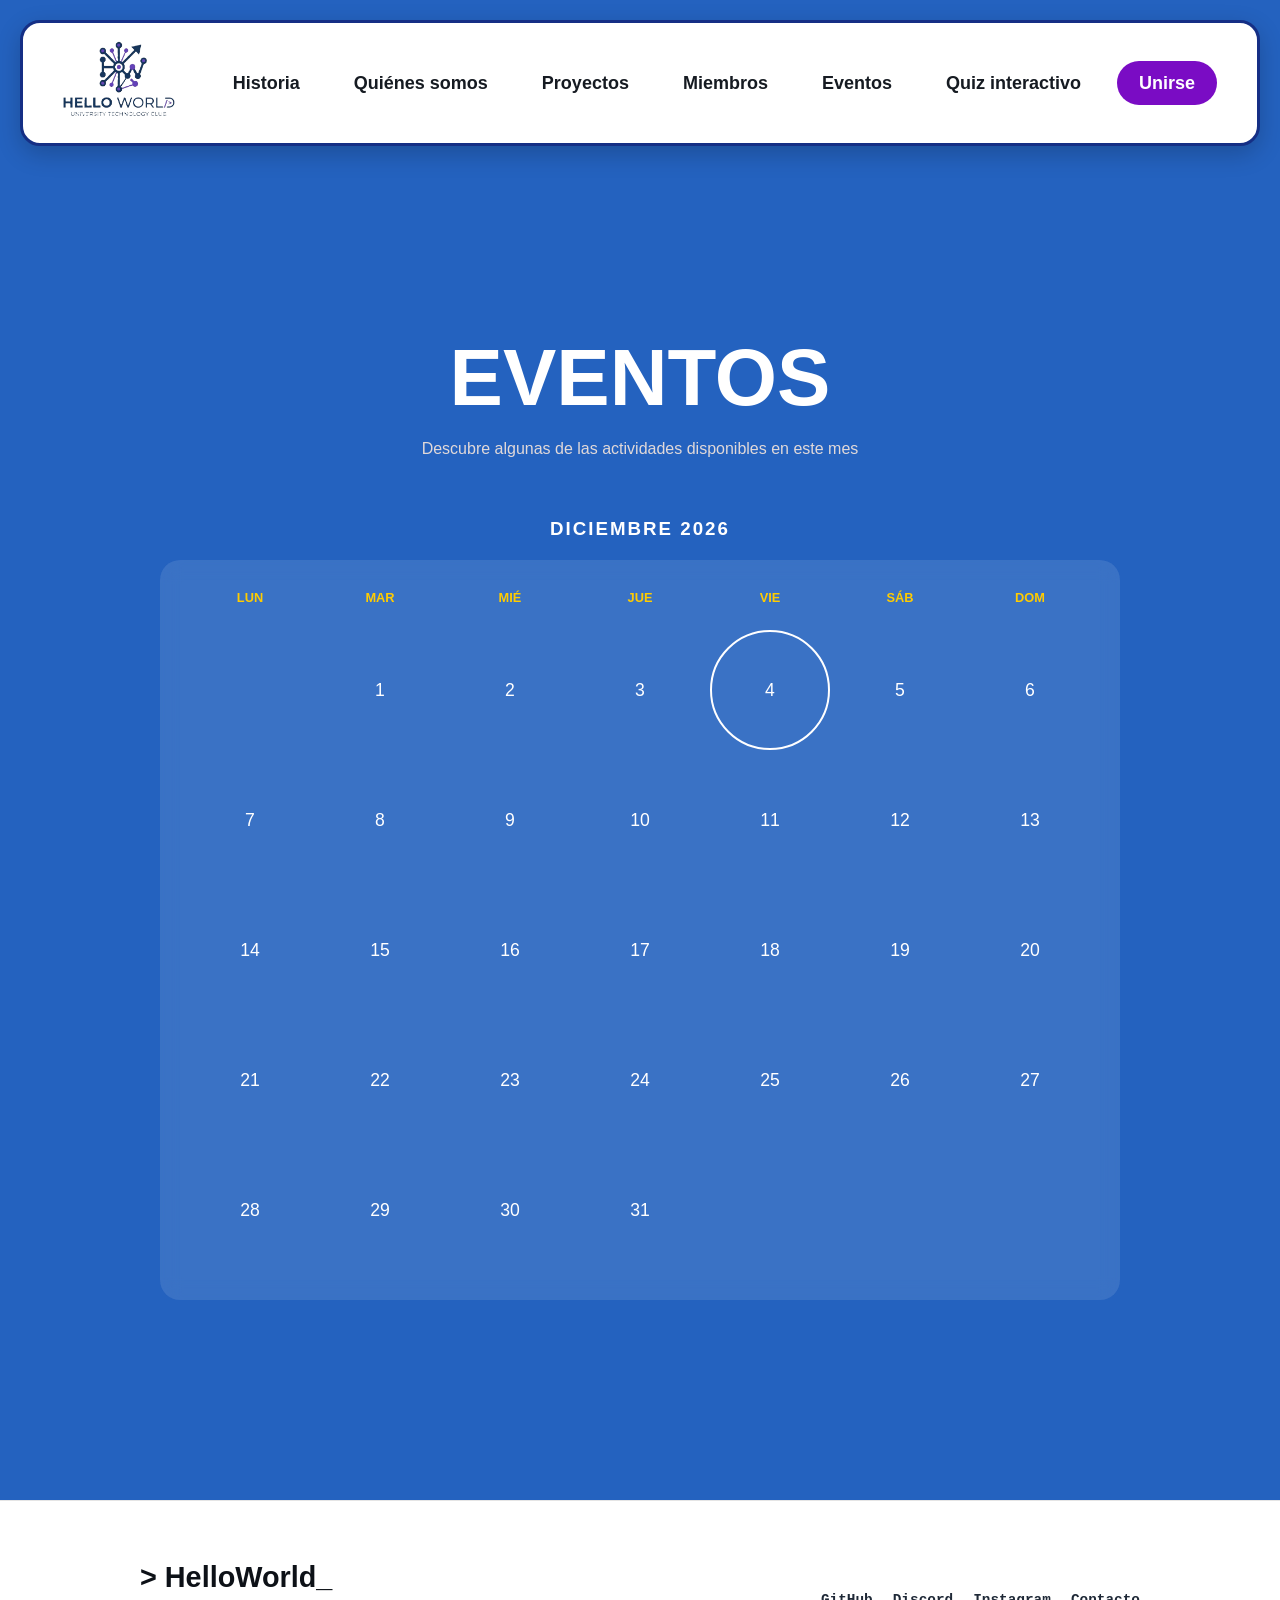
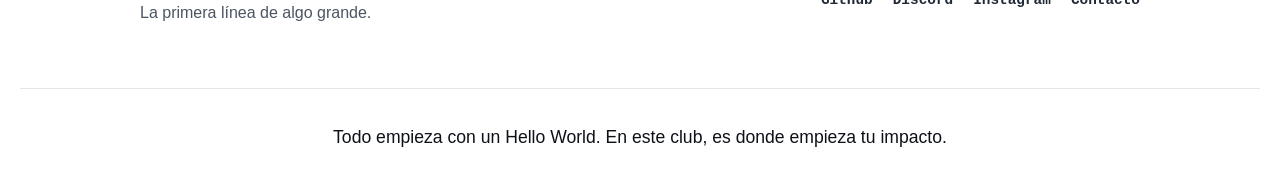
<file: EVENTOS.html>
<!DOCTYPE html>
<html lang="es">
<head>
    <meta charset="UTF-8">
    <meta name="viewport" content="width=device-width, initial-scale=1.0">
    <title>EVENTOS | HelloWorld</title>
    <link rel="stylesheet" href="styles.css">
    <style>
        :root { --primary: #2462bf; --accent: #ffcc00; --dark: #0d2c5e; }
        
        /* Ajustes específicos para la sección de calendario */
        body { margin: 0; font-family: 'Segoe UI', sans-serif; background-color: var(--primary); color: white; }
        
        #seccion-eventos { padding: 100px 20px 60px; text-align: center; }
        .impact-title { font-family: 'Impact', sans-serif; font-size: clamp(3rem, 10vw, 5rem); margin-bottom: 10px; }

        .calendar-card {
            max-width: 900px; margin: 0 auto 40px; background: rgba(255,255,255,0.1);
            padding: 30px; border-radius: 20px; backdrop-filter: blur(10px);
        }

        .calendar-grid { display: grid; grid-template-columns: repeat(7, 1fr); gap: 10px; }
        .day-name { color: var(--accent); font-weight: bold; padding-bottom: 15px; text-transform: uppercase; font-size: 0.8rem; }
        
        .day { 
            aspect-ratio: 1/1; display: flex; align-items: center; justify-content: center; 
            border-radius: 50%; transition: 0.3s; font-size: 1.1rem; position: relative;
        }

        .today { border: 2px solid white; }
        .has-event { background: var(--accent); color: var(--dark); font-weight: bold; cursor: pointer; }
        .has-event:hover { transform: scale(1.1); background: white; }

        .event-info-grid {
            max-width: 900px; margin: 0 auto; display: grid; 
            grid-template-columns: repeat(auto-fit, minmax(280px, 1fr)); gap: 20px;
        }
        .event-card {
            background: white; color: #333; padding: 20px; border-radius: 15px;
            text-align: left; border-left: 6px solid var(--accent);
        }
    </style>
</head>
<body>

    <nav class="navbar">
        <a href="index.html" class="logo">
            <img src="Multimedia/About/logoHW.png" alt="HelloWorld Logo">
        </a>
        <input type="checkbox" id="menu-toggle">
        <label for="menu-toggle" class="menu-icon">☰</label>
        <ul class="nav-links">
            <li><a href="historia.html">Historia</a></li>
            <li><a href="about.html">Quiénes somos</a></li>
            <li><a href="projects.html">Proyectos</a></li>
            <li><a href="Miembros.html">Miembros</a></li>
            <li><a href="EVENTOS.html">Eventos</a></li>
            <li><a href="QUIZ.html">Quiz interactivo</a></li>
            <li class="join"><a href="Registro.html">Unirse</a></li>
        </ul>
    </nav>

    <section id="seccion-eventos">
        <h2 class="impact-title">EVENTOS</h2>
        <p style="margin-bottom: 60px; color: #e1d9d9;">Descubre algunas de las actividades disponibles en este mes</p>
        <h3 id="month-name" style="text-transform: uppercase; letter-spacing: 2px; margin-bottom: 20px;"></h3>

        <div class="calendar-card">
            <div class="calendar-grid" id="calendar-mesh">
                <div class="day-name">Lun</div><div class="day-name">Mar</div><div class="day-name">Mié</div>
                <div class="day-name">Jue</div><div class="day-name">Vie</div><div class="day-name">Sáb</div><div class="day-name">Dom</div>
            </div>
        </div>

        <div class="event-info-grid" id="event-list"></div>
    </section>

    <footer class="site-footer">
        <div class="footer-container">
            <div class="footer-brand">
                <h2 class="mono-text">> HelloWorld_</h2>
                <p class="tagline">La primera línea de algo grande.</p>
            </div>
            
            <div class="footer-links">
                <a href="https://github.com/HelloWorldClub" target="_blank" class="social-link">GitHub</a>
                <a href="#" class="social-link">Discord</a>
                <a href="#" class="social-link">Instagram</a>
                <a href="mailto:contacto@helloworld.com" class="social-link">Contacto</a>
            </div>
        </div>
        
        <div class="footer-bottom">
            <p class="final-phrase">Todo empieza con un <span class="highlight">Hello World</span>. En este club, es donde empieza tu impacto.</p>
        </div>
    </footer>

    <script>
        // Lógica de Renderizado del Calendario
        const eventsData = [
            { day: 10, month: 2, title: "Workshop de React", desc: "Aprende bases de desarrollo moderno.", type: "WORKSHOP" },
            { day: 25, month: 2, title: "Hackathon Interno", desc: "12 horas de competencia y pizza.", type: "COMPETENCIA" },
            { day: 15, month: 3, title: "Demo Day", desc: "Presentación de proyectos finales.", type: "NETWORKING" }
        ];

        function renderCalendar() {
            const now = new Date();
            const year = now.getFullYear();
            const month = now.getMonth();
            const monthNames = ["Enero", "Febrero", "Marzo", "Abril", "Mayo", "Junio", "Julio", "Agosto", "Septiembre", "Octubre", "Noviembre", "Diciembre"];
            
            document.getElementById('month-name').innerText = `${monthNames[month]} ${year}`;

            const firstDay = new Date(year, month, 1).getDay();
            const daysInMonth = new Date(year, month + 1, 0).getDate();
            const calendarMesh = document.getElementById('calendar-mesh');
            const eventList = document.getElementById('event-list');

            let startingIndex = firstDay === 0 ? 6 : firstDay - 1;

            for (let i = 0; i < startingIndex; i++) {
                const emptyDiv = document.createElement('div');
                calendarMesh.appendChild(emptyDiv);
            }

            for (let d = 1; d <= daysInMonth; d++) {
                const dayDiv = document.createElement('div');
                dayDiv.classList.add('day');
                dayDiv.innerText = d;

                if (d === now.getDate()) dayDiv.classList.add('today');

                const event = eventsData.find(e => e.day === d && e.month === month);
                if (event) {
                    dayDiv.classList.add('has-event');
                    const card = document.createElement('div');
                    card.className = 'event-card';
                    card.innerHTML = `
                        <small style="color:var(--primary); font-weight:bold">${event.type}</small>
                        <h4 style="margin:10px 0 5px">${event.title}</h4>
                        <p style="margin:0; font-size:0.9rem">${event.desc}</p>
                        <p style="font-size:0.8rem; margin-top:10px"><strong>Día:</strong> ${d} de ${monthNames[month]}</p>
                    `;
                    eventList.appendChild(card);
                }
                calendarMesh.appendChild(dayDiv);
            }
        }

        renderCalendar();
    </script>
</body>
</html>
</file>
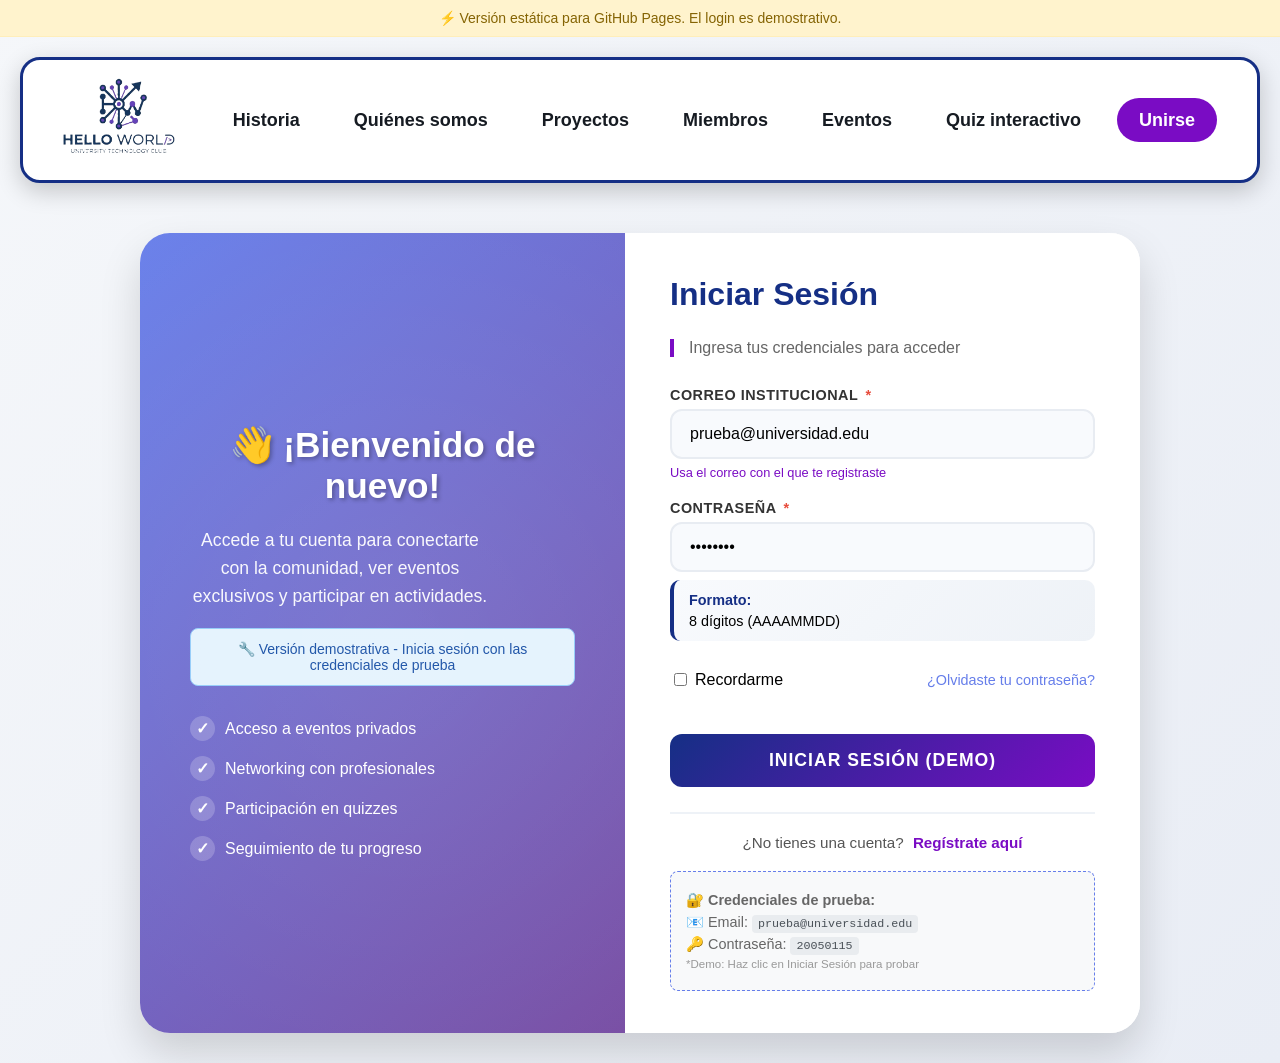
<file: login.html>
<!DOCTYPE html>
<html lang="es">
<head>
<meta charset="UTF-8">
<meta name="viewport" content="width=device-width, initial-scale=1.0">
<title>Iniciar Sesión - HelloWorld</title>
<link rel="stylesheet" href="styles.css">
<link rel="stylesheet" href="styleRegistro.css">
<style>
    /* Aviso de GitHub Pages */
    .github-notice {
        background: #fff3cd;
        color: #856404;
        padding: 10px;
        text-align: center;
        border-bottom: 1px solid #ffeeba;
        font-size: 14px;
    }
    .github-notice a {
        color: #533f03;
        font-weight: bold;
    }
    
    /* Mensaje de demo */
    .demo-message {
        background: #e3f2fd;
        color: #0d47a1;
        padding: 12px;
        border-radius: 8px;
        margin: 15px 0;
        font-size: 14px;
        text-align: center;
        border: 1px solid #90caf9;
    }
    
    /* Mantener los estilos originales del login */
    .left-panel-login {
        background: linear-gradient(135deg, #667eea 0%, #764ba2 100%);
    }

    .welcome-message {
        text-align: center;
        padding: 20px;
    }

    .feature-list {
        list-style: none;
        padding: 0;
        margin-top: 30px;
    }

    .feature-list li {
        margin: 15px 0;
        display: flex;
        align-items: center;
        gap: 10px;
    }

    .feature-list li:before {
        content: "✓";
        background: rgba(255,255,255,0.2);
        width: 25px;
        height: 25px;
        border-radius: 50%;
        display: inline-flex;
        align-items: center;
        justify-content: center;
        font-weight: bold;
    }

    .forgot-password {
        text-align: right;
        margin: 10px 0;
    }

    .forgot-password a {
        color: #667eea;
        text-decoration: none;
        font-size: 0.9em;
    }

    .demo-credentials {
        margin-top: 20px;
        padding: 15px;
        background: #f8f9fa;
        border-radius: 8px;
        font-size: 0.9em;
        border: 1px dashed #667eea;
    }

    .demo-credentials p {
        margin: 5px 0;
        color: #666;
    }

    .demo-credentials code {
        background: #e9ecef;
        padding: 2px 6px;
        border-radius: 4px;
        color: #495057;
    }
</style>
</head>
<body>
    <!-- Aviso de GitHub Pages -->
    <div class="github-notice">
        ⚡ Versión estática para GitHub Pages. El login es demostrativo.
    </div>

    <!-- Navbar igual a la original pero con enlaces a versiones estáticas -->
    <nav class="navbar">
        <a href="index.html" class="logo">
            <img src="Multimedia/About/logoHW.png" alt="HelloWorld Logo">
        </a>
        <input type="checkbox" id="menu-toggle">
        <label for="menu-toggle" class="menu-icon">☰</label>
        <ul class="nav-links">
            <li><a href="historia.html">Historia</a></li>
            <li><a href="about.html">Quiénes somos</a></li>
            <li><a href="projects.html">Proyectos</a></li>
            <li><a href="Miembros.html">Miembros</a></li>
            <li><a href="EVENTOS.html">Eventos</a></li>
            <li><a href="QUIZ.html">Quiz interactivo</a></li>
            <li class="join"><a href="Registro.html">Unirse</a></li>
        </ul>
    </nav>

    <!-- Contenido principal -->
    <div class="main-content">
        <div class="register-card">
            <!-- Lado izquierdo: Información visual -->
            <div class="left-panel left-panel-login">
                <div class="welcome-message">
                    <h3>👋 ¡Bienvenido de nuevo!</h3>
                    <p>Accede a tu cuenta para conectarte con la comunidad, ver eventos exclusivos y participar en actividades.</p>
                    
                    <!-- Mensaje de demo dentro del panel izquierdo -->
                    <div class="demo-message">
                        🔧 Versión demostrativa - Inicia sesión con las credenciales de prueba
                    </div>
                    
                    <ul class="feature-list">
                        <li>Acceso a eventos privados</li>
                        <li>Networking con profesionales</li>
                        <li>Participación en quizzes</li>
                        <li>Seguimiento de tu progreso</li>
                    </ul>
                </div>
            </div>

            <!-- Lado derecho: Formulario de login -->
            <div class="right-panel">
                <h2>Iniciar Sesión</h2>
                <p class="subtitle">Ingresa tus credenciales para acceder</p>

                <!-- Formulario demo - no envía datos -->
                <form onsubmit="event.preventDefault(); loginDemo();" id="loginForm">
                    <!-- Campo: Correo institucional -->
                    <div class="form-group">
                        <label for="email">Correo institucional <span class="required">*</span></label>
                        <input type="email" id="email" name="email" placeholder="ejemplo@universidad.edu" required value="prueba@universidad.edu">
                        <span class="helper-text">Usa el correo con el que te registraste</span>
                    </div>

                    <!-- Campo: Contraseña -->
                    <div class="form-group">
                        <label for="password">Contraseña <span class="required">*</span></label>
                        <input type="password" id="password" name="password" placeholder="Tu contraseña" required value="20050115">
                        <div class="password-info">
                            <strong>Formato:</strong> 8 dígitos (AAAAMMDD)
                        </div>
                    </div>

                    <!-- Opción "Recordarme" -->
                    <div style="display: flex; justify-content: space-between; align-items: center; margin: 15px 0;">
                        <label style="display: flex; align-items: center; gap: 5px;">
                            <input type="checkbox" name="recordar" value="1"> Recordarme
                        </label>
                        <div class="forgot-password">
                            <a href="#" onclick="alert('Demo: En la versión completa, aquí recuperarías tu contraseña'); return false;">¿Olvidaste tu contraseña?</a>
                        </div>
                    </div>

                    <!-- Botón de inicio de sesión -->
                    <button type="submit" class="btn-submit">Iniciar Sesión (Demo)</button>
                </form>

                <!-- Enlace a registro -->
                <div class="login-redirect">
                    ¿No tienes una cuenta?
                    <a href="Registro.html">Regístrate aquí</a>
                </div>

                <!-- Credenciales de demostración -->
                <div class="demo-credentials">
                    <p><strong>🔐 Credenciales de prueba:</strong></p>
                    <p>📧 Email: <code>prueba@universidad.edu</code></p>
                    <p>🔑 Contraseña: <code>20050115</code></p>
                    <p style="font-size: 0.8em; color: #999;">*Demo: Haz clic en Iniciar Sesión para probar</p>
                </div>
            </div>
        </div>
    </div>

    <script>
        // Función demo para simular login
        function loginDemo() {
            const email = document.getElementById('email').value;
            const password = document.getElementById('password').value;
            
            // Validaciones igual a las originales
            if (!email || !password) {
                alert('❌ Por favor, completa todos los campos.');
                return;
            }

            if (!email.includes('@') || email.split('@')[1].length < 3) {
                alert('❌ Por favor, ingresa un correo electrónico válido.');
                return;
            }

            if (password.length !== 8 || !/^\d+$/.test(password)) {
                alert('❌ La contraseña debe tener exactamente 8 dígitos numéricos.');
                return;
            }

            // Demo: Verificar credenciales de ejemplo
            if (email === 'prueba@universidad.edu' && password === '20050115') {
                alert('✅ ¡Demo exitoso! En la versión con PHP, serías redirigido a Miembros.php');
                // En la versión real: window.location.href = 'Miembros.php';
            } else {
                alert('❌ Credenciales incorrectas. Prueba con: prueba@universidad.edu / 20050115');
            }
        }

        // También mantener la validación del submit
        document.getElementById('loginForm').addEventListener('submit', function(e) {
            e.preventDefault();
            loginDemo();
        });
    </script>
</body>
</html>
</file>
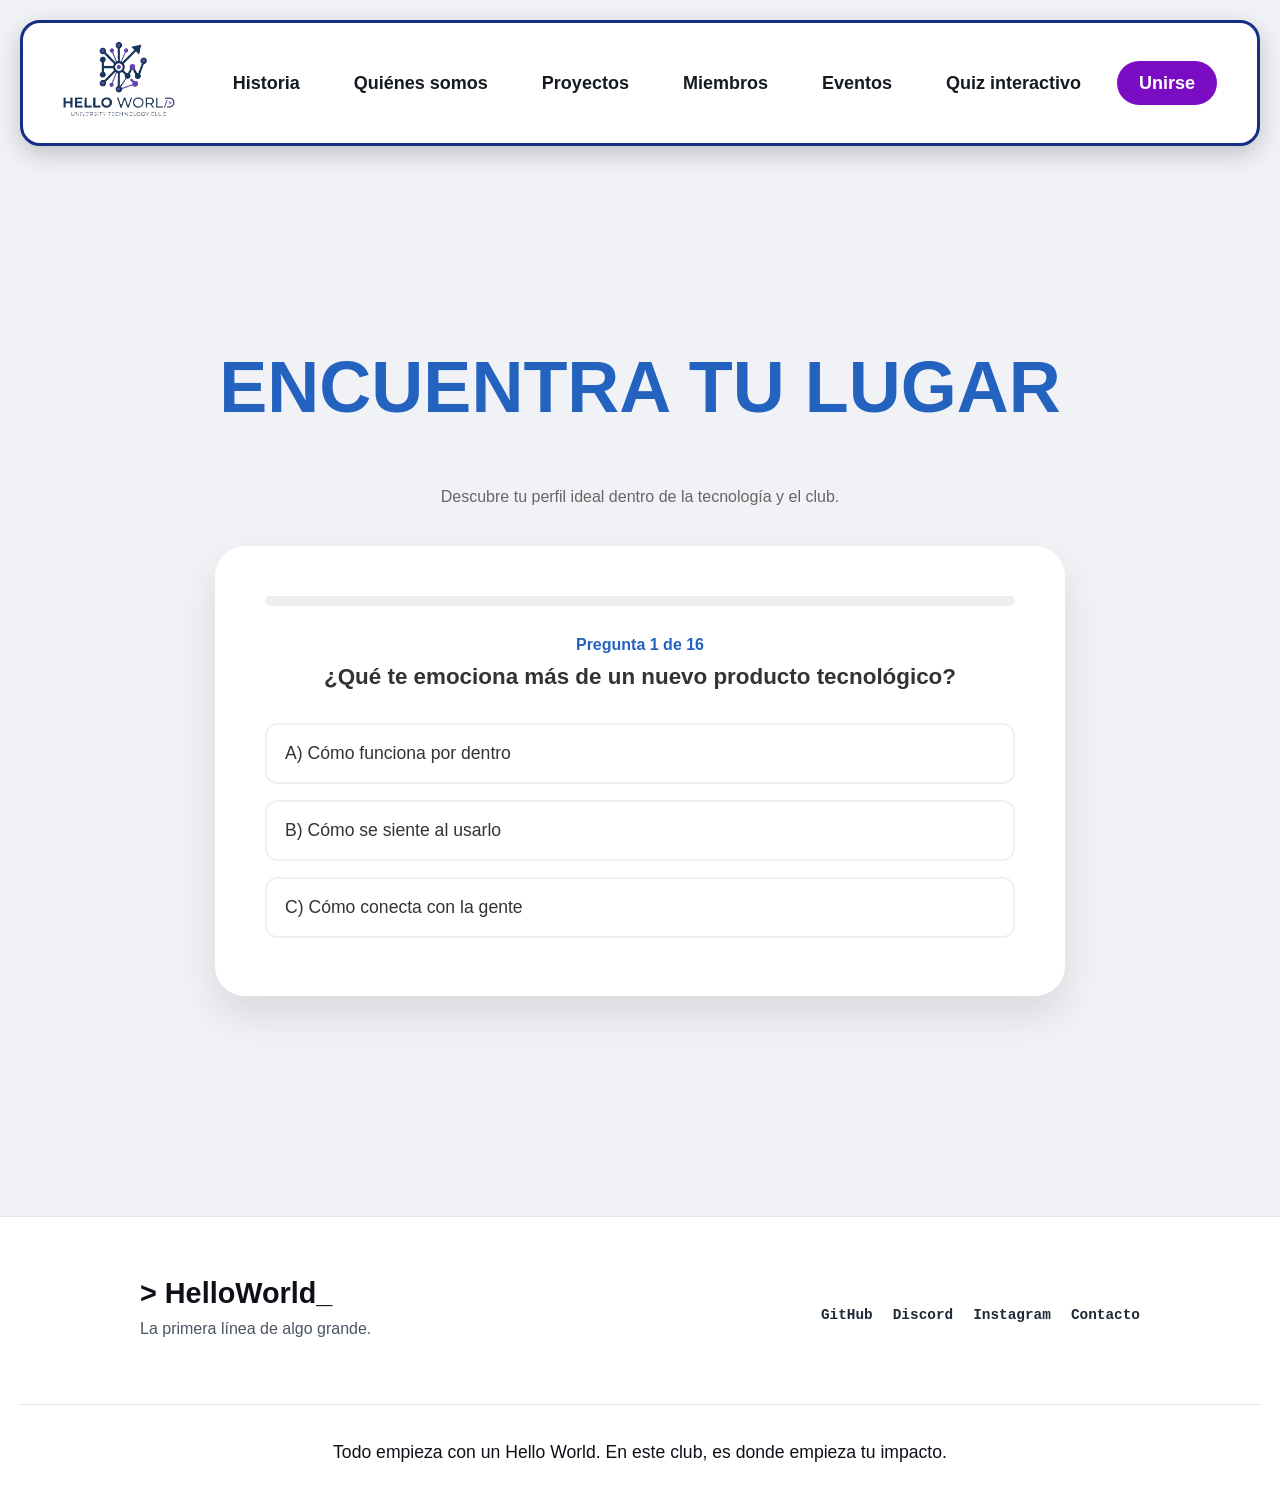
<file: QUIZ.html>
<!DOCTYPE html>
<html lang="es">
<head>
    <meta charset="UTF-8">
    <meta name="viewport" content="width=device-width, initial-scale=1.0">
    <title>Quiz Interactivo | HelloWorld</title>
    <link rel="stylesheet" href="styles.css">
    <style>
        /* Estilos específicos para el funcionamiento del Quiz */
        body { margin: 0; font-family: 'Segoe UI', sans-serif; background-color: #f0f2f5; }
        
        #quiz-section { padding: 120px 20px 80px; text-align: center; min-height: 80vh; }
        .impact-title { font-family: 'Impact', sans-serif; font-size: clamp(3rem, 10vw, 4.5rem); color: #2462bf; text-transform: uppercase; }

        .quiz-card { 
            max-width: 750px; margin: 40px auto; background: white; padding: 50px; 
            border-radius: 30px; box-shadow: 0 20px 40px rgba(0,0,0,0.1); 
        }

        .progress-bar { height: 10px; background: #eee; border-radius: 5px; margin-bottom: 30px; overflow: hidden; }
        #progress-fill { height: 100%; background: #2462bf; width: 0%; transition: 0.3s; }

        .option-btn {
            width: 100%; padding: 18px; margin: 8px 0; border: 2px solid #eef0f3;
            border-radius: 12px; background: white; cursor: pointer; text-align: left;
            font-size: 1.1rem; transition: 0.2s; color: #333;
        }
        .option-btn:hover { background: #2462bf; color: white; transform: translateX(10px); }

        #quiz-result { display: none; }
        .res-profile { font-size: 2.2rem; color: #2462bf; margin-bottom: 10px; font-weight: bold; }
        .res-desc { font-style: italic; border-left: 5px solid #2462bf; padding: 15px; background: #f9f9f9; text-align: left; margin: 20px 0; color: #555; }
        
        .btn-cta { 
            background: #0d2c5e; color: white; border: none; padding: 18px 45px; 
            font-size: 1.2rem; border-radius: 8px; cursor: pointer; font-weight: bold;
            transition: transform 0.2s;
        }
        .btn-cta:hover { transform: scale(1.05); }
    </style>
</head>
<body>

    <nav class="navbar">
        <a href="index.html" class="logo">
            <img src="Multimedia/About/logoHW.png" alt="HelloWorld Logo">
        </a>
        <input type="checkbox" id="menu-toggle">
        <label for="menu-toggle" class="menu-icon">☰</label>
        <ul class="nav-links">
            <li><a href="historia.html">Historia</a></li>
            <li><a href="about.html">Quiénes somos</a></li>
            <li><a href="projects.html">Proyectos</a></li>
            <li><a href="Miembros.html">Miembros</a></li>
            <li><a href="EVENTOS.html">Eventos</a></li>
            <li><a href="QUIZ.html">Quiz interactivo</a></li>
            <li class="join"><a href="Registro.html">Unirse</a></li>
        </ul>
    </nav>

    <section id="quiz-section">
        <h2 class="impact-title">ENCUENTRA TU LUGAR</h2>
        <p style="color: #666; margin-top: 10px;">Descubre tu perfil ideal dentro de la tecnología y el club.</p>

        <div class="quiz-card">
            <div id="quiz-ui">
                <div class="progress-bar"><div id="progress-fill"></div></div>
                <p id="q-number" style="font-weight: bold; color: #2462bf; margin-bottom: 10px;"></p>
                <div id="q-text" style="font-size: 1.4rem; font-weight: bold; margin-bottom: 25px; color: #333;"></div>
                <div id="options-box"></div>
            </div>

            <div id="quiz-result">
                <h3 id="res-profile" class="res-profile"></h3>
                <div id="res-desc" class="res-desc"></div>
                <p style="margin-bottom: 25px;"><strong>HelloWorld tiene un lugar para ti.</strong></p>
                <button class="btn-cta" onclick="window.location.href='Registro.html'">ÚNETE AL CLUB</button>
            </div>
        </div>
    </section>

    <footer class="site-footer">
        <div class="footer-container">
            <div class="footer-brand">
                <h2 class="mono-text">> HelloWorld_</h2>
                <p class="tagline">La primera línea de algo grande.</p>
            </div>
            
            <div class="footer-links">
                <a href="https://github.com/HelloWorldClub" target="_blank" class="social-link">GitHub</a>
                <a href="#" class="social-link">Discord</a>
                <a href="#" class="social-link">Instagram</a>
                <a href="mailto:contacto@helloworld.com" class="social-link">Contacto</a>
            </div>
        </div>
        
        <div class="footer-bottom">
            <p class="final-phrase">Todo empieza con un <span class="highlight">Hello World</span>. En este club, es donde empieza tu impacto.</p>
        </div>
    </footer>

    <script>
        // Configuración de las 16 preguntas multidisciplinarias
        const questions = [
            { q: "¿Qué te emociona más de un nuevo producto tecnológico?", a: "Cómo funciona por dentro", b: "Cómo se siente al usarlo", c: "Cómo conecta con la gente" },
            { q: "En un equipo de trabajo, ¿qué rol prefieres?", a: "Construir la solución técnica", b: "Diseñar la interfaz", c: "Comunicar y presentar la idea" },
            { q: "¿Cuál es tu plataforma favorita para explorar?", a: "GitHub o Foros técnicos", b: "Behance o Instagram", c: "LinkedIn o TikTok" },
            { q: "Si una app falla, ¿qué es lo primero que notas?", a: "Bugs en el código", b: "Navegación confusa", c: "Mensaje de error poco claro" },
            { q: "¿Qué herramienta te gustaría dominar?", a: "Lenguajes de programación", b: "Software de diseño/3D", c: "Estrategias de marketing" },
            { q: "¿Cómo resuelves un problema?", a: "Análisis lógico", b: "Dibujando prototipos", c: "Debatiendo con el equipo" },
            { q: "Al visitar una web, ¿qué valoras más?", a: "Rapidez y eficiencia", b: "Atractivo visual", c: "Contenido persuasivo" },
            { q: "¿Qué tipo de contenido prefieres crear?", a: "Documentación o scripts", b: "Gráficos o animaciones", c: "Artículos o guiones" },
            { q: "¿Área tech favorita?", a: "IA y Backend", b: "Frontend y VR", c: "Social Media y PR" },
            { q: "¿Proyecto soñado?", a: "Crear un motor de búsqueda", b: "Diseñar una UX inmersiva", c: "Dirigir la comunicación tech" },
            { q: "¿Qué prefieres optimizar?", a: "Rendimiento del sistema", b: "Estética del usuario", c: "Alcance del mensaje" },
            { q: "En un Hackathon, destacarías...", a: "Escribiendo código", b: "Diseñando mockups", c: "Haciendo el pitch final" },
            { q: "¿Cómo te actualizas?", a: "Documentación técnica", b: "Tendencias de diseño", c: "Podcasts de industria" },
            { q: "En un evento del club, tú...", a: "Configuras el streaming", b: "Creas la identidad visual", c: "Coordinas la difusión" },
            { q: "¿Qué es para ti la tecnología?", a: "Herramienta de resolución", b: "Lienzo creativo", c: "Medio de conexión" },
            { q: "¿Tu mayor superpoder?", a: "Lógica pura", b: "Creatividad visual", c: "Persuasión y empatía" }
        ];

        let currentQ = 0;
        let points = { a: 0, b: 0, c: 0 };

        function loadQuiz() {
            if (currentQ < questions.length) {
                const data = questions[currentQ];
                document.getElementById('q-number').innerText = `Pregunta ${currentQ + 1} de 16`;
                document.getElementById('q-text').innerText = data.q;
                document.getElementById('progress-fill').style.width = `${((currentQ) / questions.length) * 100}%`;
                document.getElementById('options-box').innerHTML = `
                    <button class="option-btn" onclick="answer('a')">A) ${data.a}</button>
                    <button class="option-btn" onclick="answer('b')">B) ${data.b}</button>
                    <button class="option-btn" onclick="answer('c')">C) ${data.c}</button>`;
            } else { showRes(); }
        }

        function answer(val) { points[val]++; currentQ++; loadQuiz(); }

        function showRes() {
            document.getElementById('quiz-ui').style.display = 'none';
            document.getElementById('quiz-result').style.display = 'block';
            document.getElementById('progress-fill').style.width = '100%';
            let p = "", d = "";
            
            // Lógica de cálculo de resultados
            if (points.a >= points.b && points.a >= points.c) { 
                p = "Product Builder"; 
                d = "Eres el motor técnico. Te apasiona la lógica, el funcionamiento interno y construir soluciones robustas desde el código."; 
            }
            else if (points.b >= points.a && points.b >= points.c) { 
                p = "Experience Designer"; 
                d = "Eres el alma creativa. Tu enfoque está en la estética, la usabilidad y en crear experiencias que enamoren al usuario."; 
            }
            else { 
                p = "Tech Evangelist"; 
                d = "Eres el puente entre la innovación y las personas. Tienes el don de comunicar ideas complejas y conectar a la gente."; 
            }
            
            document.getElementById('res-profile').innerText = `¡Eres un ${p}!`;
            document.getElementById('res-desc').innerText = d;
        }

        loadQuiz();
    </script>
</body>
</html>
</file>
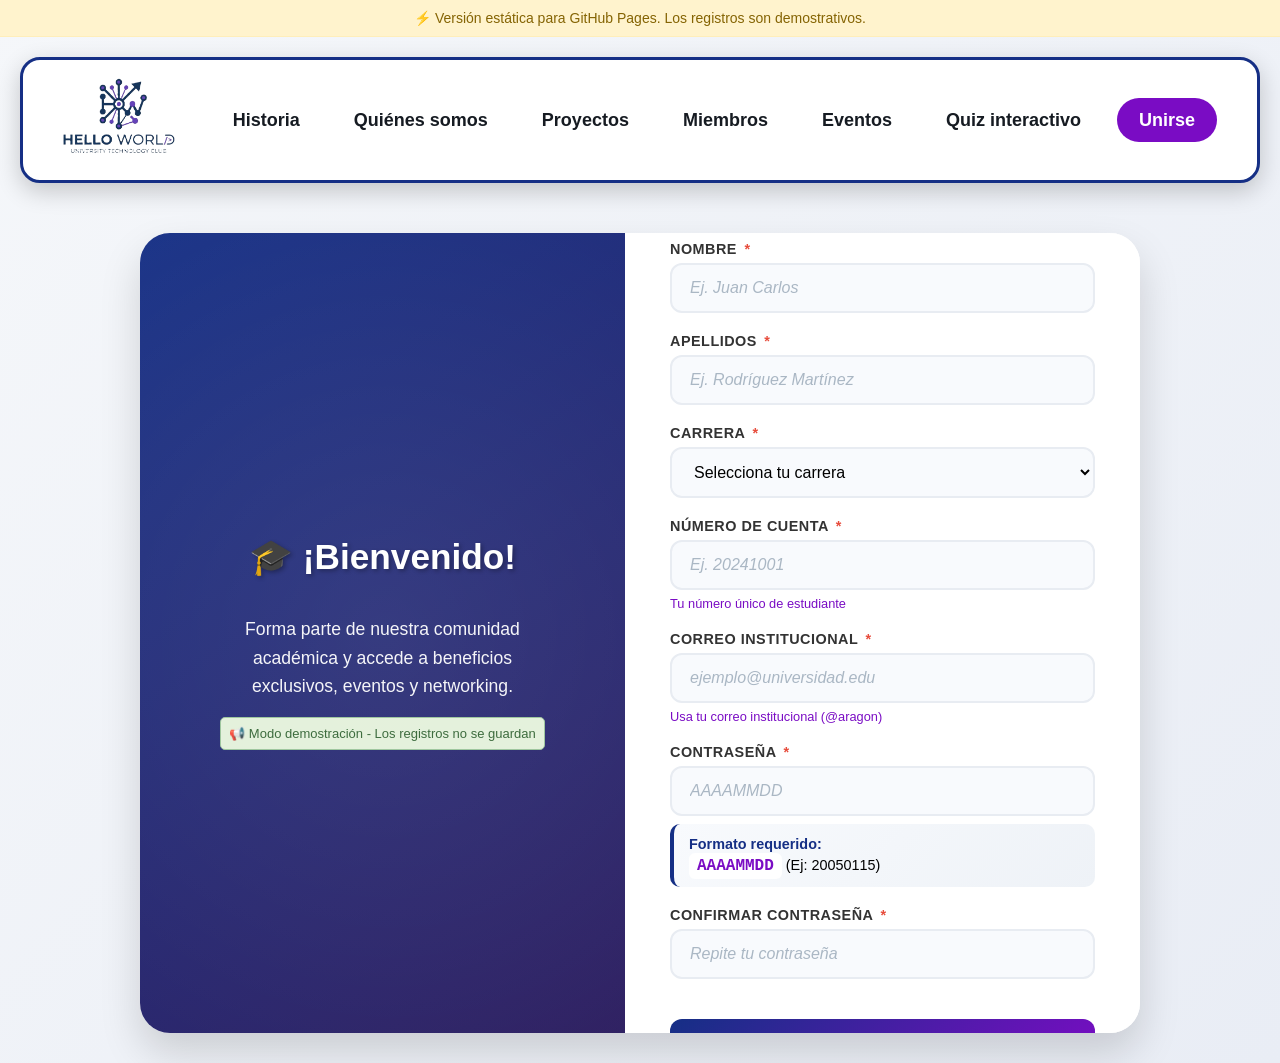
<file: Registro.html>
<!DOCTYPE html>
<html lang="es">
<head>
<meta charset="UTF-8">
<meta name="viewport" content="width=device-width, initial-scale=1.0">
<title>Registro - HelloWorld</title>
<link rel="stylesheet" href="styles.css">
<link rel="stylesheet" href="styleRegistro.css">
<style>
    .github-notice {
        background: #fff3cd;
        color: #856404;
        padding: 10px;
        text-align: center;
        border-bottom: 1px solid #ffeeba;
        font-size: 14px;
    }
    .github-notice a {
        color: #533f03;
        font-weight: bold;
    }
    .demo-mode {
        background: #e2f0d9;
        color: #2c5f2d;
        padding: 8px;
        border-radius: 5px;
        margin-bottom: 15px;
        font-size: 13px;
        text-align: center;
        border: 1px solid #97c297;
    }
</style>
</head>
<body>
    <!-- Aviso de GitHub Pages -->
    <div class="github-notice">
        ⚡ Versión estática para GitHub Pages. Los registros son demostrativos.
    </div>

    <!-- Navbar -->
    <nav class="navbar">
        <a href="index.html" class="logo">
            <img src="Multimedia/About/logoHW.png" alt="HelloWorld Logo">
        </a>
        <input type="checkbox" id="menu-toggle">
        <label for="menu-toggle" class="menu-icon">☰</label>
        <ul class="nav-links">
            <li><a href="historia.html">Historia</a></li>
            <li><a href="about.html">Quiénes somos</a></li>
            <li><a href="projects.html">Proyectos</a></li>
            <li><a href="Miembros.html">Miembros</a></li>
            <li><a href="EVENTOS.html">Eventos</a></li>
            <li><a href="QUIZ.html">Quiz interactivo</a></li>
            <li class="join"><a href="Registro.html">Unirse</a></li>
        </ul>
    </nav>

    <div class="main-content">
        <div class="register-card">
            <div class="left-panel">
                <h3>🎓 ¡Bienvenido!</h3>
                <p>Forma parte de nuestra comunidad académica y accede a beneficios exclusivos, eventos y networking.</p>
                <div class="demo-mode">
                    📢 Modo demostración - Los registros no se guardan
                </div>
            </div>

            <div class="right-panel">
                <h2>Crear cuenta</h2>
                <p class="subtitle">Completa el formulario para registrarte</p>

                <form onsubmit="event.preventDefault(); alert('🎉 ¡Gracias por interesarte en unirte! En esta versión estática de GitHub Pages no se procesan registros. Para probar la funcionalidad completa, descarga el proyecto y ejecútalo con XAMPP.');">
                    <!-- Campo: Nombre -->
                    <div class="form-group">
                        <label for="nombre">Nombre <span class="required">*</span></label>
                        <input type="text" id="nombre" name="nombre" placeholder="Ej. Juan Carlos" required>
                    </div>

                    <!-- Campo: Apellidos -->
                    <div class="form-group">
                        <label for="apellidos">Apellidos <span class="required">*</span></label>
                        <input type="text" id="apellidos" name="apellidos" placeholder="Ej. Rodríguez Martínez" required>
                    </div>

                    <!-- Campo: Carrera -->
                    <div class="form-group">
                        <label for="carrera">Carrera <span class="required">*</span></label>
                        <select id="carrera" name="carrera" required>
                            <option value="" disabled selected>Selecciona tu carrera</option>
                            <option value="ingenieria_en_Computación">Ingeniería en Computación</option>
                            <option value="ingenieria_industrial">Ingeniería Industrial</option>
                            <option value="ingenieria_Civil">Ingeniería Civil</option>
                            <option value="ingenieria_Electrica_Electronica">Ingeniería Eléctrica y Electrónica</option>
                            <option value="ingenieria_Mecanica">Ingeniería Mecánica</option>
                            <option value="diseño_Industrial">Diseño Industrial</option>
                            <option value="comunicación_y_Periodismo">Comunicación y Periodismo</option>
                            <option value="derecho">Derecho</option>
                            <option value="economia">Economía</option>
                            <option value="arquitectura">Arquitectura</option>
                            <option value="relaciones_Internacionales">Relaciones Internacionales</option>
                            <option value="sociologia">Sociología</option>
                            <option value="desarrollo_Agropecuario">Desarrollo Agropecuario</option>
                            <option value="pedagogia">Pedagogía</option>
                            <option value="otra">Otra</option>
                        </select>
                    </div>

                    <!-- Campo: Número de cuenta -->
                    <div class="form-group">
                        <label for="numero_cuenta">Número de cuenta <span class="required">*</span></label>
                        <input type="text" id="numero_cuenta" name="numero_cuenta" placeholder="Ej. 20241001" required>
                        <span class="helper-text">Tu número único de estudiante</span>
                    </div>

                    <!-- Campo: Correo institucional -->
                    <div class="form-group">
                        <label for="email">Correo institucional <span class="required">*</span></label>
                        <input type="email" id="email" name="email" placeholder="ejemplo@universidad.edu" required>
                        <span class="helper-text">Usa tu correo institucional (@aragon)</span>
                    </div>

                    <!-- Campo: Contraseña -->
                    <div class="form-group">
                        <label for="password">Contraseña <span class="required">*</span></label>
                        <input type="password" id="password" name="password" placeholder="AAAAMMDD" required pattern="[0-9]{8}" maxlength="8" autocomplete="off">
                        <div class="password-info">
                            <strong>Formato requerido:</strong>
                            <code>AAAAMMDD</code> (Ej: 20050115)
                        </div>
                    </div>

                    <!-- Campo: Confirmar contraseña -->
                    <div class="form-group">
                        <label for="confirm_password">Confirmar contraseña <span class="required">*</span></label>
                        <input type="password" id="confirm_password" name="confirm_password" placeholder="Repite tu contraseña" required pattern="[0-9]{8}" maxlength="8" autocomplete="off">
                    </div>

                    <!-- Botón de registro -->
                    <button type="submit" class="btn-submit">Registrarse (Demo)</button>
                </form>

                <!-- Enlace a login -->
                <div class="login-redirect">
                    ¿Ya tienes una cuenta?
                    <a href="login.html">Inicia sesión aquí</a>
                </div>
            </div>
        </div>
    </div>

    <script>
        document.getElementById('registroForm')?.addEventListener('submit', function(e) {
            e.preventDefault();
            const password = document.getElementById('password').value;
            const confirmPassword = document.getElementById('confirm_password').value;
            
            if (password !== confirmPassword) {
                alert('❌ Las contraseñas no coinciden.');
                return;
            }
            if (!/^[0-9]{8}$/.test(password)) {
                alert('❌ La contraseña debe tener 8 dígitos.');
                return;
            }
            alert('📢 Modo demostración: En un entorno local con XAMPP, este formulario guardaría tus datos en miembros.json');
        });
    </script>
</body>
</html>
</file>
<file: styles.css>
/* ================= GLOBAL ================= */

body{
  font-family: Arial, sans-serif;
  margin:0;
}


/* ================= NAVBAR ================= */

.navbar{
  position:sticky;
  top:10px;

  display:flex;
  justify-content:space-between;
  align-items:center;

  padding:18px 40px;
  margin:20px;

  background:white;
  border:3px solid #152f85;
  border-radius:20px;

  box-shadow:0 8px 25px rgba(0,0,0,0.2);
  backdrop-filter:blur(10px);

  z-index:1000;
}

.nav-links{
  display:flex;
  align-items:center;
  gap:18px;

  list-style:none;
}

.nav-links a{
  font-size:18px;
  font-weight:600;

  color:#161B22;
  text-decoration:none;

  padding:12px 18px;
  border-radius:50px;

  transition:all 0.3s ease;
  cursor:pointer;
}

.nav-links a:hover{
  background:#152f85;
  color:white;
  transform:translateY(-2px);
}

/* botón unirse */

.join a{
  background:#7a0cc4;
  color:white;
  padding:12px 22px;
  border-radius:50px;
}

.join a:hover{
  background:#e100ff;
  transform:scale(1.05);
}


/* ================= LOGO ================= */

.logo img{
  height:80px;
  width:auto;

  cursor:pointer;

  transition:transform 0.25s ease, filter 0.25s ease;
}

.logo img:hover{
  transform:scale(1.1);
  filter:brightness(1.1);
}

.logo img:active{
  transform:scale(0.96);
}

/* ================= HERO ================= */

.hero{
  height:90vh;

  display:flex;
  justify-content:center;
  align-items:center;

  text-align:center;

  background-size:cover;
  background-position:center;
  background-repeat:no-repeat;
  background-image: linear-gradient(rgba(1, 5, 35, 0.5), rgba(21, 1, 156, 0.5)),
      url("Multimedia/About/fondo_pag.png");
  
  
}

/* contenido central */

.hero-content{
  position:relative;
  background-image: 
    linear-gradient(rgba(0,0,0,0.5), rgba(0,0,0,0.5)),
    url("Multimedia/Projects/proyecto_principal.png");
  background-size:cover;
  background-position:center;

  padding:40px 60px;
  color: white;
  border-radius:20px;

  box-shadow:0 10px 30px rgba(0,0,0,0.2);

  max-width:500px;
}

.hero-btn{
  display:inline-block;
  margin-top:20px;

  background:#7a0cc4;
  color:white;

  padding:14px 30px;
  border-radius:50px;

  font-weight:bold;
  text-decoration:none;

  transition:all 0.3s ease;
}

.hero-btn:hover{
  background:#e100ff;
  transform:scale(1.08);
}
/* ================= ABOUT SECTION ================= */

.about{
  text-align:center;
  padding:80px 20px;

  background-image: url("/Multimedia/About/fondo_pag.png");
  background-size:cover;
  background-position:center;
  background-repeat:no-repeat;
  background-attachment:fixed;
}

.about-header{
  color:black;
}

.about-header h1{
  color:#152f85;
  font-size:70px;
}

.about-header p{
  font-size:22px;
}


/* layout principal */

.about-layout{
  display:grid;
  grid-template-columns:minmax(250px,400px) 1fr minmax(250px,400px);

  gap:40px;
  align-items:center;

  margin-top:80px;
}


/* ================= CARDS ================= */

.cards{
  display:flex;
  gap:30px;
  justify-content:center;
  flex-wrap:wrap;
}

.cards-triangle{
  display:grid;
  grid-template-columns:repeat(2,260px);
  justify-content:center;

  gap:40px;
  margin-top:60px;

  position:relative;
}

.card{
  background:linear-gradient(180deg,#152f85,#070629);

  width:320px;
  padding:30px;

  border-radius:16px;

  cursor:pointer;
  overflow:hidden;
  position:relative;

  transition:0.4s;

  animation:float 4s ease-in-out infinite;
}

@keyframes float{
  0%{transform:translateY(0px);}
  50%{transform:translateY(-8px);}
  100%{transform:translateY(0px);}
}

.card:hover{
  transform:scale(1.07);

  box-shadow:
  0 10px 30px rgb(153,0,255),
  0 0 15px rgb(58,0,92);
}

.card-header{
  text-align:center;
  color:white;
}

.short-text{
  opacity:0.8;
}

.card-expanded{
  max-height:0;
  opacity:0;

  color:white;

  transition:all 0.4s ease;
}

.card-expanded img{
  width:100%;
  border-radius:8px;
  margin:15px 0;
}

.card:hover .card-expanded{
  max-height:650px;
  opacity:1;
}

.card h2{
  font-size:22px;
  margin-bottom:10px;
}

.card p{
  font-size:15px;
  line-height:1.5;
}


/* posiciones del triángulo */

.aprender{
  grid-column:1 / span 2;
  justify-self:center;
}

.crear{
  justify-self:end;
}

.impactar{
  justify-self:start;
}


/* ================= PHOTO CAROUSEL ================= */

.photo-carousel{
  height:400px;
  width:400px;

  overflow:hidden;

  border-radius:10px;
  background-color:#070629;
}

.carousel-track{
  display:flex;
  flex-direction:column;
  gap:20px;

  animation:scrollVertical 30s linear infinite;
}

.photo-carousel img{
  width:100%;
  border-radius:10px;
  object-fit:cover;
}

/* rotaciones decorativas */

.photo-carousel img:nth-child(1){ transform:rotate(-2deg); }
.photo-carousel img:nth-child(2){ transform:rotate(2deg); }
.photo-carousel img:nth-child(3){ transform:rotate(-1deg); }
.photo-carousel img:nth-child(4){ transform:rotate(1deg); }
.photo-carousel img:nth-child(5){ transform:rotate(-2deg); }

@keyframes scrollVertical{

  0%{
    transform:translateY(0);
  }

  100%{
    transform:translateY(-100%);
  }

}

.photo-carousel:hover .carousel-track{
  animation-play-state:paused;
}


/* ================= SKILLS ================= */

.skills{
  display:flex;
  flex-direction:column;
  justify-content:center;

  margin-right:40px;
  height:100%;

  font-family:sans-serif;
}

.skills h3{
  margin-bottom:20px;

  font-size:24px;
  font-weight:700;
}

.skills ul{
  list-style:none;
  padding:0;
}

/* cajas */

.skills li{
  background:#c6e2fd;

  padding:22px 20px;
  margin-bottom:16px;

  border-radius:12px;
  border:2px solid #3B82F6;

  width:100%;

  text-align:center;

  font-size:18px;
  font-weight:700;

  color:#2563eb;

  cursor:pointer;
  transition:0.3s;
}

/* descripción oculta */

.skill-desc{
  display:block;

  font-size:14px;
  font-weight:400;

  margin-top:6px;

  opacity:0;
  max-height:0;

  color:#4b5563;

  transition:0.3s;
}

/* hover */

.skills li:hover{
  border-color:#a855f7;
  color:#9333ea;

  transform:translateX(6px);
}

.skills li:hover .skill-desc{
  opacity:1;
  max-height:40px;
}


/* ================= STATS ================= */

.stats{
  display:flex;
  justify-content:center;
  gap:60px;

  margin-top:60px;

  text-align:center;
  flex-wrap:wrap;
}

.stat h2{
  font-size:42px;
  color:#3B82F6;
  margin-bottom:5px;
}

.stat p{
  font-family:sans-serif;
  font-size:18px;
  opacity:0.8;
}


/* ================= MENU RESPONSIVE ================= */

#menu-toggle{
  display:none;
}

.menu-icon{
  display:none;
  font-size:30px;
  cursor:pointer;
  color:#152f85;
}


/* ================= RESPONSIVE NAVBAR ================= */

@media (max-width:768px){

  .menu-icon{
    display:block;
  }

  .navbar{
    flex-wrap:wrap;
    gap:10px;
  }

  .nav-links{
    position:absolute;
    top:100%;
    left:0;

    width:100%;
    background:white;

    flex-direction:column;
    align-items:center;

    max-height:0;
    overflow:hidden;

    transition:0.4s;

    border-radius:0 0 20px 20px;
    box-shadow:0 10px 20px rgba(0,0,0,0.15);
  }

  #menu-toggle:checked + .menu-icon + .nav-links{
    max-height:350px;
    padding:20px 0;
  }

}


/* ================= RESPONSIVE TABLET ================= */

@media (max-width:1024px){

  .about-layout{
    grid-template-columns:1fr;
    gap:60px;
    justify-items:center;
  }

  .skills{
    margin-right:0;
    width:80%;
  }

  .photo-carousel{
    width:320px;
    height:320px;
  }

  .cards-triangle{
    grid-template-columns:1fr 1fr;
  }

  .card{
    width:280px;
  }

}


/* ================= RESPONSIVE MOBILE ================= */

@media (max-width:768px){

  .about{
    padding:60px 20px;
    background-attachment:scroll;
  }

  .cards-triangle{
    grid-template-columns:1fr;
  }

  .card{
    width:90%;
    max-width:420px;
  }

  .photo-carousel{
    width:100%;
    max-width:320px;

    height:auto;

    overflow-x:auto;
    overflow-y:hidden;

    scroll-snap-type:x mandatory;
  }

  .carousel-track{
    flex-direction:row;
    animation:none;
    gap:15px;
  }

  .photo-carousel img{
    width:220px;
    flex-shrink:0;

    scroll-snap-align:center;
  }

  .skills{
    width:90%;
  }

  .stats{
    gap:30px;
  }

  .stat h2{
    font-size:34px;
  }
} 


/* ESTILOS DEL FOOTER   */

.site-footer {
  background: #FFFFFF; 
  border-top: 1px solid rgba(0, 0, 0, 0.1); 
  padding: 60px 20px 20px;
  margin-top: 100px;
  color: #0D1117; 
}

.footer-container {
  max-width: 1000px;
  margin: 0 auto;
  display: flex;
  justify-content: space-between;
  align-items: center;
  flex-wrap: wrap;
  gap: 30px;
}

.footer-brand h2 {
  margin: 0;
  font-size: 1.8rem;
  color: #0D1117; 
}

.tagline {
  color: #4B5563; 
  margin-top: 10px;
}

.footer-links {
  display: flex;
  gap: 20px;
}

.social-link {
  color: #1F2937; 
  text-decoration: none;
  font-family: 'JetBrains Mono', monospace;
  font-size: 0.9rem;
  transition: color 0.3s;
  font-weight: bold;
}

.social-link:hover {
  color: #3B82F6; 
}

.footer-bottom {
  text-align: center;
  margin-top: 50px;
  padding-top: 20px;
  border-top: 1px solid rgba(0, 0, 0, 0.1); 
}

.final-phrase {
  font-size: 1.1rem;
  font-weight: 500;
  color: #0D1117;
}

/* FACTOR WOW: EASTER EGG SCRIPT        */

#wow-easter-egg {
  position: fixed;
  top: 0;
  left: 0;
  width: 100vw;
  height: 100vh;
  background: rgba(13, 17, 23, 0.95);
  z-index: 9999;
  display: flex;
  justify-content: center;
  align-items: center;
  font-family: 'JetBrains Mono', 'Courier New', monospace;
  color: #00FF9C;
  backdrop-filter: blur(8px);
  animation: fadeInOverlay 0.3s ease-in-out;
}

.terminal-egg {
  background: #000000;
  border: 1px solid rgba(0, 255, 156, 0.3);
  padding: 40px;
  border-radius: 8px;
  box-shadow: 0 0 40px rgba(0, 255, 156, 0.15);
  max-width: 600px;
  width: 90%;
  text-align: left;
}

.terminal-egg p {
  font-size: 1.1rem;
  margin-bottom: 15px;
  line-height: 1.5;
}

.typewriter {
  overflow: hidden;
  border-right: .15em solid #00FF9C;
  white-space: nowrap;
  letter-spacing: .1em;
  animation: typing 1.5s steps(30, end), blink-caret .5s step-end infinite;
}

.fade-in-1 { animation: fadeInText 0.5s ease-in-out 1.5s both; }
.fade-in-2 { animation: fadeInText 0.5s ease-in-out 2.5s both; }
.fade-in-3 { animation: fadeInText 0.5s ease-in-out 3.5s both; }

.secret-cta {
  background: #00FF9C;
  color: #000;
  border: none;
  padding: 12px 20px;
  font-family: inherit;
  font-size: 1rem;
  font-weight: bold;
  cursor: pointer;
  transition: all 0.3s;
  margin-right: 15px;
}

.secret-cta.outline {
  background: transparent;
  color: #00FF9C;
  border: 1px solid #00FF9C;
}

.secret-cta:hover {
  transform: translateY(-2px);
  box-shadow: 0 5px 15px rgba(0, 255, 156, 0.3);
}

.secret-cta.outline:hover {
  background: rgba(0, 255, 156, 0.1);
}

@keyframes typing { from { width: 0 } to { width: 100% } }
@keyframes blink-caret { from, to { border-color: transparent } 50% { border-color: #00FF9C; } }
@keyframes fadeInOverlay { from { opacity: 0; } to { opacity: 1; } }
@keyframes fadeInText { from { opacity: 0; transform: translateY(10px); } to { opacity: 1; transform: translateY(0); } }

/* ================= Seccion PROJECTS================= */

/* ================= PROJECTS HERO ================= */

.projects-hero{

text-align:center;
padding:100px 20px;

background:linear-gradient(180deg,#152f85,#070629);
color:white;

}

.projects-hero h1{
font-size:60px;
margin-bottom:20px;
}

.projects-hero p{
font-size:20px;
max-width:700px;
margin:auto;
opacity:0.9;
}


/* ================= MAIN PROJECT ================= */

.main-project{
    background-image: 
    linear-gradient(rgba(0,0,0,0.5), rgba(0,0,0,0.5)),
    url("Multimedia/Projects/proyecto_principal.png");
    background-size: cover;
    background-position: center;
    background-repeat: no-repeat;
    text-align: center;
    padding:80px 60px;
    border-radius:40px;
    margin:40px;

}

.main-project h2{
  color:#152f85;
  font-size: 60px;
  -webkit-text-stroke: 2px white;
}

.main-project h3{
  color:#152f85;
  font-size: 30px;
}

.main-project p{
  font-size: 22px;

}

.main-project-card{

max-width:700px;
margin:auto;

background:rgba(255,255,255,0.85); 
padding:40px;

border-radius:14px;

border:2px solid #3B82F6;

}


/* ================= HACKATHONS ================= */

.hackathons{
  background:
    url("Multimedia/About/fondo_pag.png");

  padding:60px 40px;
  position:relative;

}
.hack-title{
  color: #3144f1;
  font-size: 35px;
  text-align: center;
}

.hack-desc{
  font-size: 12px;
  text-align: center;
  padding-left: 10px;
}
.hackathon-grid{

display:grid;
grid-template-columns:repeat(auto-fit,minmax(260px,1fr));

gap:30px;
margin-top:40px;

}
.hack-card{

background:white;

padding:25px;

border-radius:12px;

border:2px solid #3B82F6;

transition:0.3s;

}

.hack-card:hover{

transform:translateY(-6px);

box-shadow:0 10px 25px rgba(0,0,0,0.2);

background-color: #a855f7;
color: #f8fafc;

}

.hack-card span{

display:block;
margin-top:10px;

font-size:14px;
opacity:0.8;

}

.detalles h3{
  font-size: 12px;
  text-align: center;
}


/* ================= IDEAS ================= */

.project-ideas{

padding:80px 20px;
text-align:center;
background:
  url("Multimedia/About/fondo_pag.png");

}

.ideas-grid{

display:grid;

grid-template-columns:repeat(auto-fit,minmax(260px,1fr));

gap:30px;

margin-top:40px;

}

.idea-card{

background:white;

padding:25px;

border-radius:12px;

border:2px solid #7a0cc4;

transition:0.3s;

}

.idea-card:hover{

transform:scale(1.05);

box-shadow:0 10px 25px rgba(0,0,0,0.2);

}


/* ================= CTA ================= */

.projects-cta{

padding:100px 20px;

text-align:center;

background:linear-gradient(180deg,#070629,#152f85);
color:white;

}

.cta-btn{

display:inline-block;

margin-top:20px;

background:#7a0cc4;
color:white;

padding:14px 30px;

border-radius:50px;

text-decoration:none;

font-weight:600;

transition:0.3s;

}

.cta-btn:hover{

background:#e100ff;
transform:scale(1.05);

}
</file>
<file: styleRegistro.css>
* {
    box-sizing: border-box;
  }

  body {
    font-family: 'Segoe UI', Tahoma, Geneva, Verdana, sans-serif;
    margin: 0;
    background: linear-gradient(135deg, #f5f7fa 0%, #e9edf5 100%);
    min-height: 100vh;
  }

  /* Contenedor principal del formulario */
  .main-content {
    display: flex;
    justify-content: center;
    align-items: center;
    min-height: calc(100vh - 140px);
    padding: 20px;
  }

  /* Estilos del formulario*/
  .register-card {
    display: flex;
    background: white;
    width: 100%;
    max-width: 1000px;
    min-height: 700px;
    border-radius: 30px;
    overflow: hidden;
    box-shadow: 0 20px 40px rgba(0,0,0,0.15);
    margin: 10px;
    transition: transform 0.3s ease;
  }

  .register-card:hover {
    transform: translateY(-5px);
  }

  .left-panel {
    flex: 1;
    background: linear-gradient(145deg, #152f85 0%, #2a1b5e 100%);
    display: flex;
    flex-direction: column;
    justify-content: center;
    align-items: center;
    padding: 50px 30px;
    color: white;
    position: relative;
    overflow: hidden;
  }

  .left-panel::before {
    content: '';
    position: absolute;
    width: 200%;
    height: 200%;
    background: radial-gradient(circle, rgba(255,255,255,0.1) 0%, transparent 70%);
    top: -50%;
    left: -50%;
    animation: rotate 20s linear infinite;
  }

  @keyframes rotate {
    from { transform: rotate(0deg); }
    to { transform: rotate(360deg); }
  }

  .left-panel h3 {
    font-size: 2.2rem;
    margin-bottom: 20px;
    text-align: center;
    position: relative;
    z-index: 1;
    font-weight: 700;
    text-shadow: 2px 2px 4px rgba(0,0,0,0.3);
  }

  .left-panel p {
    font-size: 1.1rem;
    text-align: center;
    opacity: 0.95;
    line-height: 1.6;
    position: relative;
    z-index: 1;
    max-width: 300px;
  }

  .right-panel {
    flex: 1;
    padding: 50px 45px;
    background: white;
    display: flex;
    flex-direction: column;
    justify-content: center;
    overflow-y: auto;
    max-height: 800px;
  }

  .right-panel h2 {
    margin: 0 0 10px 0;
    color: #152f85;
    font-size: 2rem;
    font-weight: 700;
  }

  .right-panel .subtitle {
    color: #666;
    font-size: 1rem;
    margin-bottom: 30px;
    border-left: 4px solid #7a0cc4;
    padding-left: 15px;
  }

  .form-group {
    margin-bottom: 20px;
  }

  .form-group label {
    display: block;
    margin-bottom: 6px;
    color: #333;
    font-weight: 600;
    font-size: 0.9rem;
    text-transform: uppercase;
    letter-spacing: 0.5px;
  }

  .form-group input,
  .form-group select {
    width: 100%;
    padding: 14px 18px;
    border: 2px solid #e8ecf2;
    border-radius: 12px;
    font-size: 1rem;
    transition: all 0.3s ease;
    background: #f8fafd;
  }

  .form-group input:focus,
  .form-group select:focus {
    outline: none;
    border-color: #152f85;
    background: white;
    box-shadow: 0 5px 15px rgba(21, 47, 133, 0.1);
  }

  .form-group input::placeholder {
    color: #aab7c4;
    font-style: italic;
  }

  .required {
    color: #e74c3c;
    margin-left: 3px;
  }

  .helper-text {
    color: #7a0cc4;
    font-size: 0.8rem;
    margin-top: 6px;
    display: block;
    font-weight: 500;
  }

  .password-info {
    background: linear-gradient(135deg, #f8fafd 0%, #eef2f7 100%);
    padding: 12px 15px;
    border-radius: 10px;
    margin-top: 8px;
    border-left: 4px solid #152f85;
    font-size: 0.9rem;
  }

  .password-info strong {
    color: #152f85;
    display: block;
    margin-bottom: 5px;
  }

  .password-info code {
    background: white;
    padding: 4px 8px;
    border-radius: 6px;
    color: #7a0cc4;
    font-weight: 600;
    font-size: 1rem;
  }

  .btn-submit {
    width: 100%;
    padding: 16px;
    background: linear-gradient(135deg, #152f85 0%, #7a0cc4 100%);
    color: white;
    border: none;
    border-radius: 12px;
    font-size: 1.1rem;
    font-weight: 700;
    cursor: pointer;
    transition: all 0.3s ease;
    margin-top: 20px;
    text-transform: uppercase;
    letter-spacing: 1px;
  }

  .btn-submit:hover {
    transform: translateY(-3px);
    box-shadow: 0 10px 25px rgba(21, 47, 133, 0.4);
    background: linear-gradient(135deg, #1a3a9e 0%, #9015e6 100%);
  }

  .btn-submit:active {
    transform: translateY(0);
  }

  .login-redirect {
    text-align: center;
    margin-top: 25px;
    font-size: 0.95rem;
    color: #555;
    padding-top: 20px;
    border-top: 2px solid #eef2f7;
  }

  .login-redirect a {
    color: #7a0cc4;
    text-decoration: none;
    font-weight: 700;
    margin-left: 5px;
    transition: color 0.3s;
  }

  .login-redirect a:hover {
    color: #152f85;
    text-decoration: underline;
  }

  /* Responsive navbar */
  @media (max-width: 768px) {
    .menu-icon {
      display: block;
    }

    .navbar {
      flex-wrap: wrap;
      gap: 10px;
      margin: 0 10px;
    }

    .nav-links {
      position: absolute;
      top: 100%;
      left: 0;
      width: 100%;
      background: white;
      flex-direction: column;
      align-items: center;
      max-height: 0;
      overflow: hidden;
      transition: 0.4s;
      border-radius: 0 0 20px 20px;
      box-shadow: 0 10px 20px rgba(0,0,0,0.15);
      margin: 0;
      padding: 0;
    }

    #menu-toggle:checked + .menu-icon + .nav-links {
      max-height: 350px;
      padding: 20px 0;
    }
  }

  /* Responsive formulario */
  @media (max-width: 768px) {
    .main-content {
      padding: 10px;
      min-height: calc(100vh - 120px);
    }

    .register-card {
      flex-direction: column;
      min-height: auto;
      margin: 5px;
    }

    .left-panel {
      padding: 30px 20px;
    }

    .left-panel h3 {
      font-size: 1.8rem;
    }

    .right-panel {
      padding: 35px 25px;
      max-height: none;
    }

    .right-panel h2 {
      font-size: 1.8rem;
    }

    .form-group input,
    .form-group select {
      font-size: 16px;
      padding: 12px 15px;
    }

    .btn-submit {
      font-size: 1rem;
      padding: 14px;
    }
  }

  /* Ajustes para pantallas muy pequeñas */
  @media (max-width: 480px) {
    .right-panel {
      padding: 25px 20px;
    }

    .left-panel h3 {
      font-size: 1.5rem;
    }

    .left-panel p {
      font-size: 0.95rem;
    }
  }
</file>
